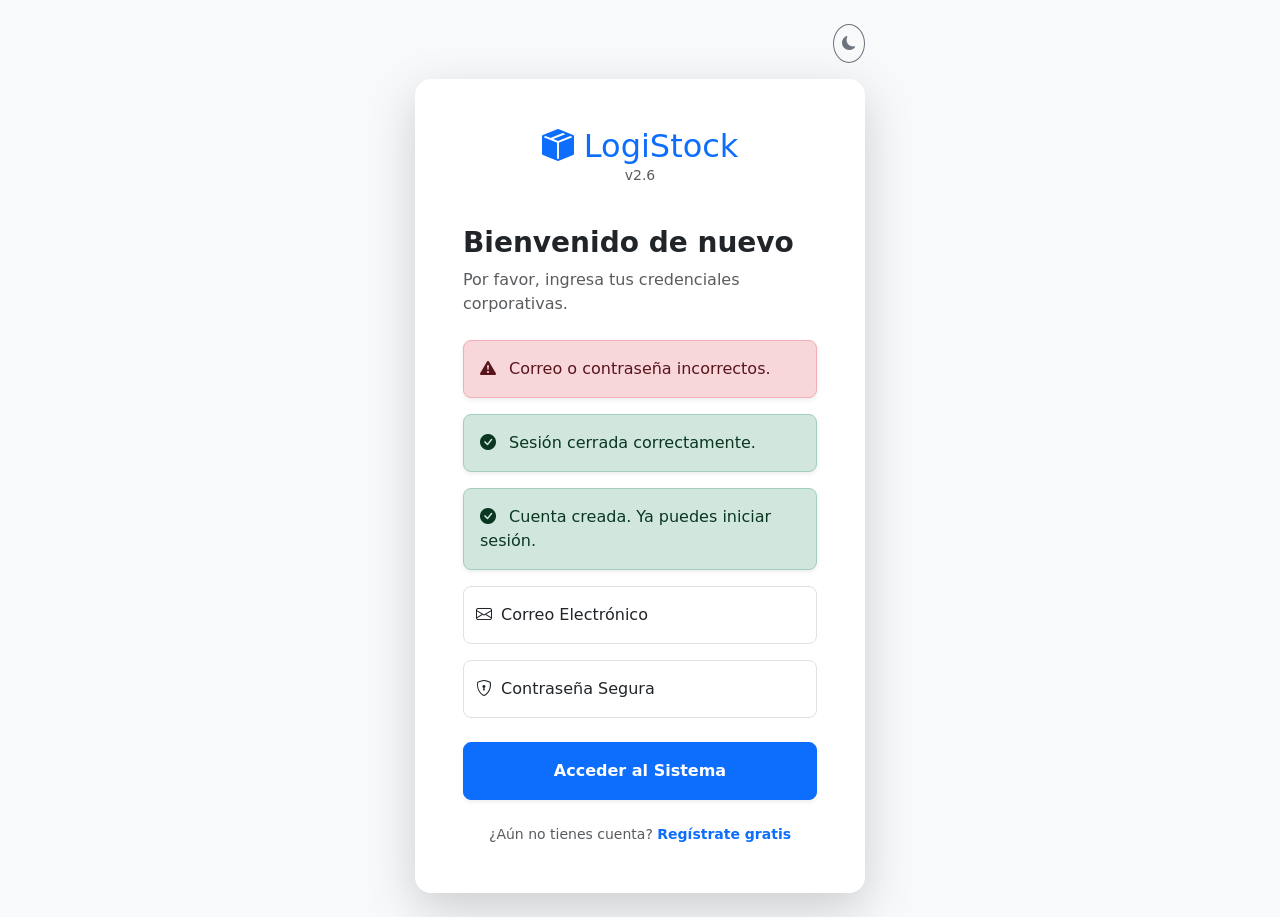
<file: app3.0/src/main/resources/templates/login.html>
<!DOCTYPE html>
<html lang="es" xmlns:th="http://www.thymeleaf.org">
<head>
    <meta charset="UTF-8">
    <meta name="viewport" content="width=device-width, initial-scale=1.0">
    <title>Acceso | LogiStock</title>
    <link href="https://cdn.jsdelivr.net/npm/bootstrap@5.3.0/dist/css/bootstrap.min.css" rel="stylesheet">
    <link href="https://cdn.jsdelivr.net/npm/bootstrap-icons@1.10.0/font/bootstrap-icons.css" rel="stylesheet">
    <link th:href="@{/css/style.css}" rel="stylesheet">
    <style>
        /* CSS ESPECÍFICO PARA CORREGIR EL MODO OSCURO EN EL LOGIN */
        .card-login {
            background-color: var(--bs-body-bg);
            transition: background-color 0.3s ease;
        }
        [data-bs-theme="dark"] .form-floating > label {
            color: #adb5bd !important;
        }
        [data-bs-theme="dark"] .form-control {
            background-color: #2b3035 !important;
            color: #ffffff !important;
            border-color: #495057;
        }
        [data-bs-theme="dark"] .form-control:focus {
            border-color: #0d6efd;
            box-shadow: 0 0 0 0.25rem rgba(13, 110, 253, 0.25);
        }
        /* Esto previene que el fondo transparente solape las letras al autocompletar Chrome */
        [data-bs-theme="dark"] .form-control:-webkit-autofill {
            -webkit-box-shadow: 0 0 0 1000px #2b3035 inset !important;
            -webkit-text-fill-color: #ffffff !important;
        }
    </style>
</head>
<body class="d-flex align-items-center py-4 bg-light transition-all" id="login-body" style="min-height: 100vh;">
    
    <main class="form-signin w-100 m-auto" style="max-width: 450px;">
        <!-- Botón para alternar Modo Oscuro (Opcional, si tienes tu propia lógica, mantén la tuya) -->
        <div class="text-end mb-3">
            <button class="btn btn-sm btn-outline-secondary rounded-circle p-2" id="darkModeToggle" aria-label="Toggle Dark Mode">
                <i class="bi bi-moon-fill" id="darkModeIcon"></i>
            </button>
        </div>

        <div class="card card-login shadow-lg border-0 rounded-4 p-4 p-md-5">
            <div class="text-center mb-4">
                <h2 class="fw-black text-primary mb-0"><i class="bi bi-box-seam-fill"></i> LogiStock</h2>
                <p class="text-muted small">v2.6</p>
            </div>
            
            <h3 class="fw-bold mb-2">Bienvenido de nuevo</h3>
            <p class="text-muted mb-4">Por favor, ingresa tus credenciales corporativas.</p>

            <div th:if="${param.error}" class="alert alert-danger shadow-sm rounded-3">
                <i class="bi bi-exclamation-triangle-fill me-2"></i> Correo o contraseña incorrectos.
            </div>
            <div th:if="${param.logout}" class="alert alert-success shadow-sm rounded-3">
                <i class="bi bi-check-circle-fill me-2"></i> Sesión cerrada correctamente.
            </div>
            <div th:if="${param.registrado}" class="alert alert-success shadow-sm rounded-3">
                <i class="bi bi-check-circle-fill me-2"></i> Cuenta creada. Ya puedes iniciar sesión.
            </div>

            <form th:action="@{/login}" method="post">
                <!-- EL PLACEHOLDER ES OBLIGATORIO PARA QUE EL FLOATING LABEL FUNCIONE -->
                <div class="form-floating mb-3">
                    <input type="email" class="form-control rounded-3" id="username" name="username" placeholder="nombre@correo.com" required autocomplete="email">
                    <label for="username"><i class="bi bi-envelope me-1"></i> Correo Electrónico</label>
                </div>
                
                <div class="form-floating mb-4">
                    <input type="password" class="form-control rounded-3" id="password" name="password" placeholder="Contraseña" required autocomplete="current-password">
                    <label for="password"><i class="bi bi-shield-lock me-1"></i> Contraseña Segura</label>
                </div>

                <button class="btn btn-primary w-100 py-3 rounded-3 fw-bold shadow-sm hover-shadow" type="submit">
                    Acceder al Sistema
                </button>
            </form>

            <p class="text-center text-muted small mt-4 mb-0">
                ¿Aún no tienes cuenta? <a th:href="@{/registro}" class="fw-bold text-decoration-none">Regístrate gratis</a>
            </p>
        </div>
    </main>

    <!-- Script básico para aplicar el data-bs-theme que arregla los colores oscuros nativamente -->
    <script>
        document.addEventListener('DOMContentLoaded', () => {
            const toggleBtn = document.getElementById('darkModeToggle');
            const icon = document.getElementById('darkModeIcon');
            const html = document.documentElement;
            const body = document.getElementById('login-body');

            // Verifica si el usuario ya tenía modo oscuro activado
            if (localStorage.getItem('theme') === 'dark') {
                activarModoOscuro();
            }

            toggleBtn.addEventListener('click', () => {
                if (html.getAttribute('data-bs-theme') === 'dark') {
                    activarModoClaro();
                } else {
                    activarModoOscuro();
                }
            });

            function activarModoOscuro() {
                html.setAttribute('data-bs-theme', 'dark');
                body.classList.replace('bg-light', 'bg-dark');
                icon.classList.replace('bi-moon-fill', 'bi-sun-fill');
                localStorage.setItem('theme', 'dark');
            }

            function activarModoClaro() {
                html.setAttribute('data-bs-theme', 'light');
                body.classList.replace('bg-dark', 'bg-light');
                icon.classList.replace('bi-sun-fill', 'bi-moon-fill');
                localStorage.setItem('theme', 'light');
            }
        });
    </script>
</body>
</html>
</file>
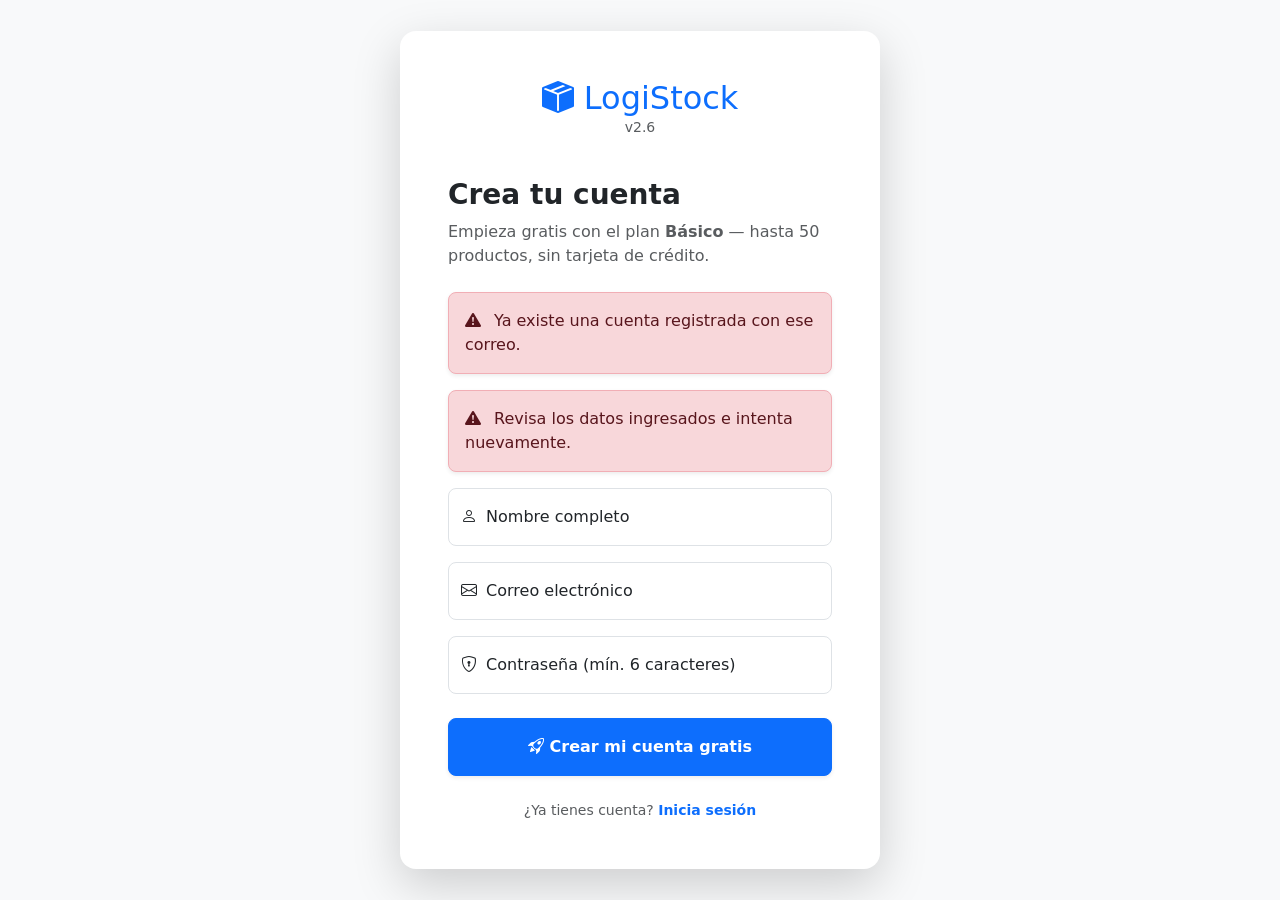
<file: app3.0/src/main/resources/templates/registro.html>
<!DOCTYPE html>
<html lang="es" xmlns:th="http://www.thymeleaf.org">
<head>
    <meta charset="UTF-8">
    <meta name="viewport" content="width=device-width, initial-scale=1.0">
    <title>Crear cuenta | LogiStock</title>
    <link href="https://cdn.jsdelivr.net/npm/bootstrap@5.3.0/dist/css/bootstrap.min.css" rel="stylesheet">
    <link href="https://cdn.jsdelivr.net/npm/bootstrap-icons@1.10.0/font/bootstrap-icons.css" rel="stylesheet">
    <link th:href="@{/css/style.css}" rel="stylesheet">
    <style>
        .card-login {
            background-color: var(--bs-body-bg);
            transition: background-color 0.3s ease;
        }
        [data-bs-theme="dark"] .form-floating > label { color: #adb5bd !important; }
        [data-bs-theme="dark"] .form-control {
            background-color: #2b3035 !important;
            color: #ffffff !important;
            border-color: #495057;
        }
        [data-bs-theme="dark"] .form-control:focus {
            border-color: #0d6efd;
            box-shadow: 0 0 0 0.25rem rgba(13, 110, 253, 0.25);
        }
        [data-bs-theme="dark"] .form-control:-webkit-autofill {
            -webkit-box-shadow: 0 0 0 1000px #2b3035 inset !important;
            -webkit-text-fill-color: #ffffff !important;
        }
    </style>
</head>
<body class="d-flex align-items-center py-4 bg-light" id="login-body" style="min-height: 100vh;">

    <main class="form-signin w-100 m-auto" style="max-width: 480px;">
        <div class="card card-login shadow-lg border-0 rounded-4 p-4 p-md-5">
            <div class="text-center mb-4">
                <h2 class="fw-black text-primary mb-0"><i class="bi bi-box-seam-fill"></i> LogiStock</h2>
                <p class="text-muted small">v2.6</p>
            </div>

            <h3 class="fw-bold mb-2">Crea tu cuenta</h3>
            <p class="text-muted mb-4">Empieza gratis con el plan <strong>Básico</strong> — hasta 50 productos, sin tarjeta de crédito.</p>

            <div th:if="${param.error} != null and ${param.error[0]} == 'email-duplicado'" class="alert alert-danger shadow-sm rounded-3">
                <i class="bi bi-exclamation-triangle-fill me-2"></i> Ya existe una cuenta registrada con ese correo.
            </div>
            <div th:if="${param.error} != null and ${param.error[0]} == 'datos-invalidos'" class="alert alert-danger shadow-sm rounded-3">
                <i class="bi bi-exclamation-triangle-fill me-2"></i> Revisa los datos ingresados e intenta nuevamente.
            </div>

            <form th:action="@{/registro}" method="post">
                <div class="form-floating mb-3">
                    <input type="text" class="form-control rounded-3" id="nombreCompleto" name="nombreCompleto"
                           placeholder="Nombre completo" required maxlength="150">
                    <label for="nombreCompleto"><i class="bi bi-person me-1"></i> Nombre completo</label>
                </div>

                <div class="form-floating mb-3">
                    <input type="email" class="form-control rounded-3" id="email" name="email"
                           placeholder="nombre@correo.com" required autocomplete="email" maxlength="150">
                    <label for="email"><i class="bi bi-envelope me-1"></i> Correo electrónico</label>
                </div>

                <div class="form-floating mb-4">
                    <input type="password" class="form-control rounded-3" id="password" name="password"
                           placeholder="Contraseña" required autocomplete="new-password" minlength="6">
                    <label for="password"><i class="bi bi-shield-lock me-1"></i> Contraseña (mín. 6 caracteres)</label>
                </div>

                <button class="btn btn-primary w-100 py-3 rounded-3 fw-bold shadow-sm" type="submit">
                    <i class="bi bi-rocket-takeoff"></i> Crear mi cuenta gratis
                </button>
            </form>

            <p class="text-center text-muted small mt-4 mb-0">
                ¿Ya tienes cuenta? <a th:href="@{/login}" class="fw-bold text-decoration-none">Inicia sesión</a>
            </p>
        </div>
    </main>
</body>
</html>
</file>
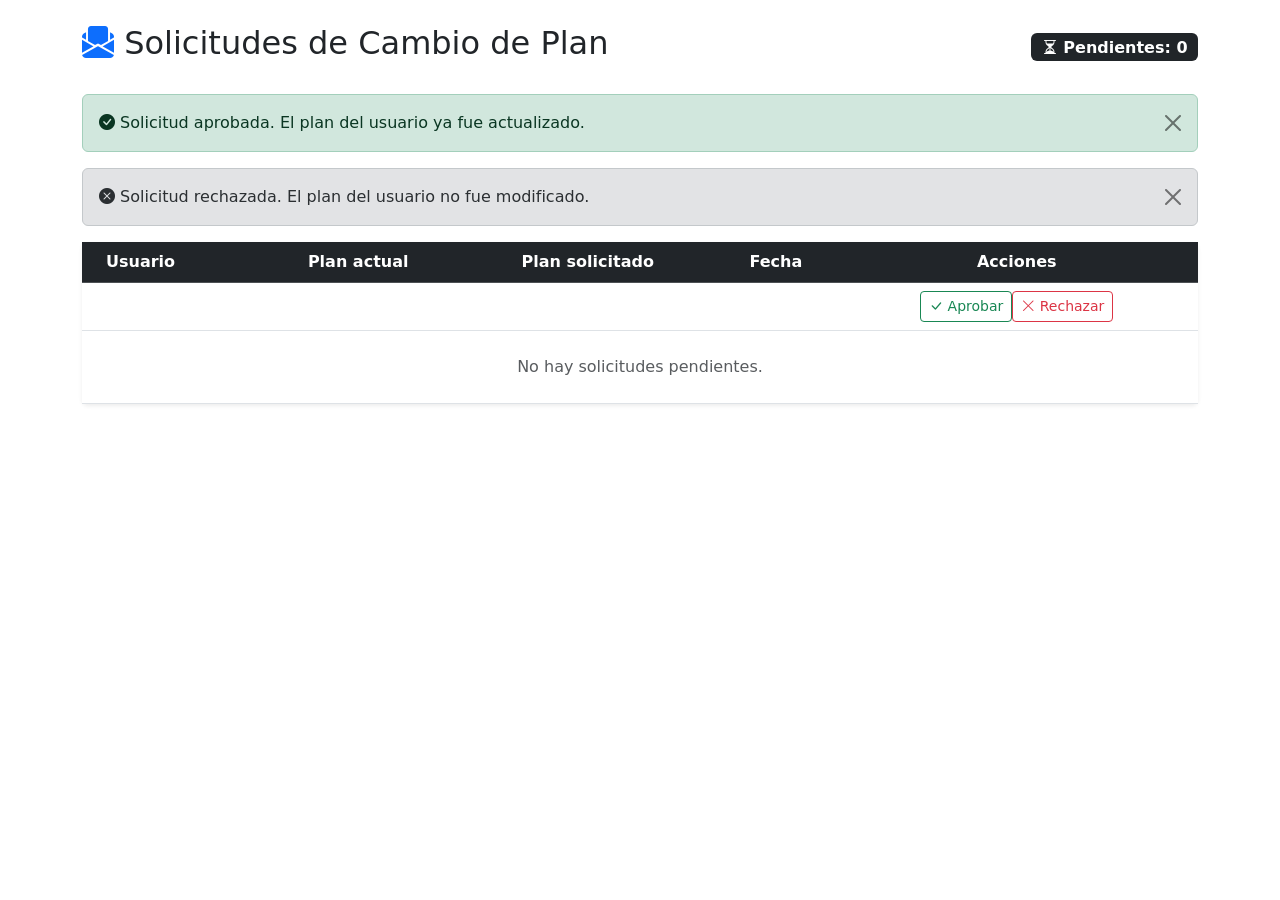
<file: app3.0/src/main/resources/templates/app/admin_solicitudes.html>
<!DOCTYPE html>
<html lang="es" xmlns:th="http://www.thymeleaf.org" xmlns:sec="http://www.thymeleaf.org/extras/spring-security">
<head>
    <meta charset="UTF-8">
    <meta name="viewport" content="width=device-width, initial-scale=1.0">
    <title>Solicitudes de Plan | LogiStock</title>
    <link href="https://cdn.jsdelivr.net/npm/bootstrap@5.3.0/dist/css/bootstrap.min.css" rel="stylesheet">
    <link href="https://cdn.jsdelivr.net/npm/bootstrap-icons@1.10.0/font/bootstrap-icons.css" rel="stylesheet">
    <link th:href="@{/css/style.css}" rel="stylesheet">
</head>
<body>

    <div th:replace="~{layout/fragments :: nav-dashboard}"></div>

    <div class="container my-4">
        <div class="d-flex justify-content-between align-items-center mb-4">
            <h2><i class="bi bi-envelope-paper-fill text-primary"></i> Solicitudes de Cambio de Plan</h2>
            <span class="badge bg-dark fs-6"><i class="bi bi-hourglass-split"></i> Pendientes: <span th:text="${#lists.size(solicitudes)}">0</span></span>
        </div>

        <div th:if="${param.get('aprobada')} != null" class="alert alert-success alert-dismissible fade show" role="alert">
            <i class="bi bi-check-circle-fill"></i> Solicitud aprobada. El plan del usuario ya fue actualizado.
            <button type="button" class="btn-close" data-bs-dismiss="alert" aria-label="Close"></button>
        </div>
        <div th:if="${param.get('rechazada')} != null" class="alert alert-secondary alert-dismissible fade show" role="alert">
            <i class="bi bi-x-circle-fill"></i> Solicitud rechazada. El plan del usuario no fue modificado.
            <button type="button" class="btn-close" data-bs-dismiss="alert" aria-label="Close"></button>
        </div>

        <div class="card shadow-sm border-0">
            <div class="table-responsive">
                <table class="table table-hover align-middle mb-0">
                    <thead class="table-dark">
                        <tr>
                            <th class="ps-4">Usuario</th>
                            <th class="text-center">Plan actual</th>
                            <th class="text-center">Plan solicitado</th>
                            <th class="text-center">Fecha</th>
                            <th class="text-center">Acciones</th>
                        </tr>
                    </thead>
                    <tbody>
                        <tr th:each="s : ${solicitudes}">
                            <td class="ps-4">
                                <div class="fw-bold" th:text="${s.usuario.nombreCompleto}"></div>
                                <div class="text-muted small" th:text="${s.usuario.email}"></div>
                            </td>
                            <td class="text-center">
                                <span class="badge bg-secondary" th:text="${s.planActual}"></span>
                            </td>
                            <td class="text-center">
                                <span class="badge bg-warning text-dark" th:text="${s.planSolicitado}"></span>
                            </td>
                            <td class="text-center text-muted small" th:text="${#temporals.format(s.fechaSolicitud, 'dd/MM/yyyy HH:mm')}"></td>
                            <td class="text-center">
                                <div class="btn-group">
                                    <form th:action="@{/admin/solicitudes/{id}/aprobar(id=${s.id})}" method="post" class="d-inline">
                                        <button type="submit" class="btn btn-sm btn-outline-success" title="Aprobar">
                                            <i class="bi bi-check-lg"></i> Aprobar
                                        </button>
                                    </form>
                                    <form th:action="@{/admin/solicitudes/{id}/rechazar(id=${s.id})}" method="post" class="d-inline">
                                        <button type="submit" class="btn btn-sm btn-outline-danger" title="Rechazar">
                                            <i class="bi bi-x-lg"></i> Rechazar
                                        </button>
                                    </form>
                                </div>
                            </td>
                        </tr>
                        <tr th:if="${#lists.isEmpty(solicitudes)}">
                            <td colspan="5" class="text-center text-muted py-4">No hay solicitudes pendientes.</td>
                        </tr>
                    </tbody>
                </table>
            </div>
        </div>
    </div>

    <div th:replace="~{layout/fragments :: footer-app}"></div>

    <script src="https://cdn.jsdelivr.net/npm/bootstrap@5.3.0/dist/js/bootstrap.bundle.min.js"></script>
    <script th:src="@{/js/script.js}"></script>
</body>
</html>
</file>
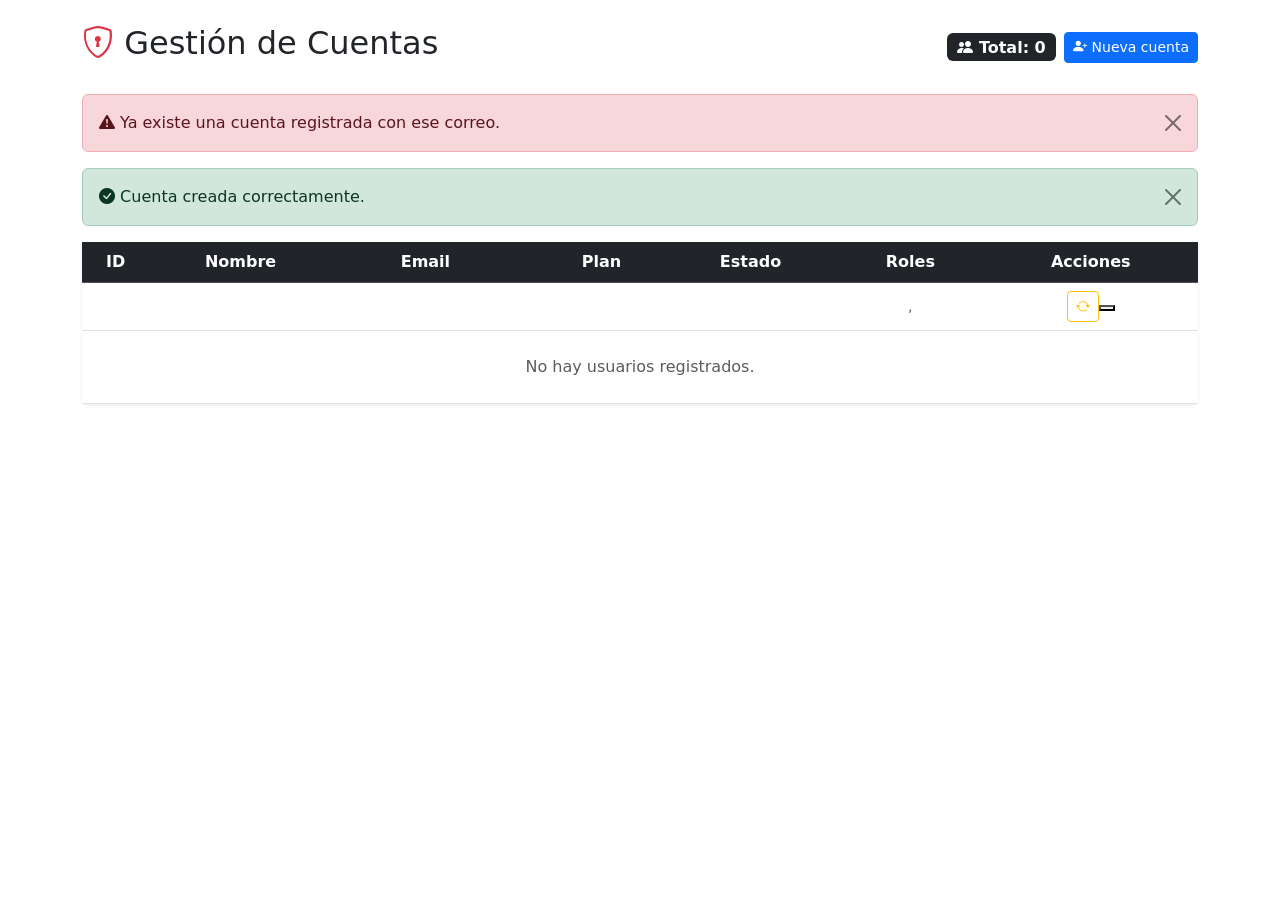
<file: app3.0/src/main/resources/templates/app/admin_usuarios.html>
<!DOCTYPE html>
<html lang="es" xmlns:th="http://www.thymeleaf.org" xmlns:sec="http://www.thymeleaf.org/extras/spring-security">
<head>
    <meta charset="UTF-8">
    <meta name="viewport" content="width=device-width, initial-scale=1.0">
    <title>Gestión de Cuentas | LogiStock</title>
    <link href="https://cdn.jsdelivr.net/npm/bootstrap@5.3.0/dist/css/bootstrap.min.css" rel="stylesheet">
    <link href="https://cdn.jsdelivr.net/npm/bootstrap-icons@1.10.0/font/bootstrap-icons.css" rel="stylesheet">
    <link th:href="@{/css/style.css}" rel="stylesheet">
</head>
<body>

    <div th:replace="~{layout/fragments :: nav-dashboard}"></div>

    <div class="container my-4">
        <div class="d-flex justify-content-between align-items-center mb-4">
            <h2><i class="bi bi-shield-lock text-danger"></i> Gestión de Cuentas</h2>
            <div class="d-flex align-items-center gap-2">
                <span class="badge bg-dark fs-6"><i class="bi bi-people-fill"></i> Total: <span th:text="${#lists.size(usuarios)}">0</span></span>
                <button type="button" class="btn btn-sm btn-primary" data-bs-toggle="modal" data-bs-target="#modalNuevaCuenta">
                    <i class="bi bi-person-plus-fill"></i> Nueva cuenta
                </button>
            </div>
        </div>

        <div th:if="${param.error} != null and ${param.error[0]} == 'email-duplicado'" class="alert alert-danger alert-dismissible fade show" role="alert">
            <i class="bi bi-exclamation-triangle-fill"></i> Ya existe una cuenta registrada con ese correo.
            <button type="button" class="btn-close" data-bs-dismiss="alert" aria-label="Close"></button>
        </div>
        <div th:if="${param.get('cuenta-creada')} != null" class="alert alert-success alert-dismissible fade show" role="alert">
            <i class="bi bi-check-circle-fill"></i> Cuenta creada correctamente.
            <button type="button" class="btn-close" data-bs-dismiss="alert" aria-label="Close"></button>
        </div>

        <div class="card shadow-sm border-0">
            <div class="table-responsive">
                <table class="table table-hover align-middle mb-0">
                    <thead class="table-dark">
                        <tr>
                            <th class="ps-4">ID</th>
                            <th>Nombre</th>
                            <th>Email</th>
                            <th class="text-center">Plan</th>
                            <th class="text-center">Estado</th>
                            <th class="text-center">Roles</th>
                            <th class="text-center">Acciones</th>
                        </tr>
                    </thead>
                    <tbody>
                        <tr th:each="u : ${usuarios}">
                            <td class="ps-4 text-muted fw-bold" th:text="${u.id}"></td>
                            <td class="fw-bold" th:text="${u.nombreCompleto}"></td>
                            <td th:text="${u.email}"></td>
                            <td class="text-center">
                                <span th:class="${u.plan.name() == 'PREMIUM'} ? 'badge bg-warning text-dark' : 'badge bg-secondary'"
                                      th:text="${u.plan}"></span>
                            </td>
                            <td class="text-center">
                                <span th:class="${u.activo} ? 'badge bg-success' : 'badge bg-danger'"
                                      th:text="${u.activo} ? 'Activo' : 'Inactivo'"></span>
                            </td>
                            <td class="text-center small text-muted">
                                <span th:each="r, iter : ${u.roles}">
                                    <span th:text="${r.nombre}"></span><span th:if="${!iter.last}">, </span>
                                </span>
                            </td>
                            <td class="text-center">
                                <div class="btn-group">
                                    <!-- Cambiar plan -->
                                    <form th:action="@{/admin/usuarios/{id}/plan(id=${u.id})}" method="post" class="d-inline">
                                        <input type="hidden" name="plan" th:value="${u.plan.name() == 'BASICO'} ? 'PREMIUM' : 'BASICO'" />
                                        <button type="submit" class="btn btn-sm btn-outline-warning" title="Cambiar plan">
                                            <i class="bi bi-arrow-repeat"></i>
                                            <span th:text="${u.plan.name() == 'BASICO'} ? 'A Premium' : 'A Básico'"></span>
                                        </button>
                                    </form>
                                    <!-- Activar / Desactivar -->
                                    <form th:action="@{/admin/usuarios/{id}/estado(id=${u.id})}" method="post" class="d-inline">
                                        <input type="hidden" name="activo" th:value="${!u.activo}" />
                                        <button type="submit"
                                                th:class="${u.activo} ? 'btn btn-sm btn-outline-danger' : 'btn btn-sm btn-outline-success'"
                                                title="Activar/Desactivar">
                                            <i th:class="${u.activo} ? 'bi bi-slash-circle' : 'bi bi-check-circle'"></i>
                                            <span th:text="${u.activo} ? 'Desactivar' : 'Activar'"></span>
                                        </button>
                                    </form>
                                </div>
                            </td>
                        </tr>
                        <tr th:if="${#lists.isEmpty(usuarios)}">
                            <td colspan="7" class="text-center text-muted py-4">No hay usuarios registrados.</td>
                        </tr>
                    </tbody>
                </table>
            </div>
        </div>
    </div>

    <!-- Modal: creación de cuentas (Admin o Usuario) -->
    <div class="modal fade" id="modalNuevaCuenta" tabindex="-1" aria-hidden="true">
        <div class="modal-dialog">
            <form th:action="@{/admin/usuarios/crear}" method="post" class="modal-content">
                <div class="modal-header">
                    <h5 class="modal-title"><i class="bi bi-person-plus-fill"></i> Nueva cuenta</h5>
                    <button type="button" class="btn-close" data-bs-dismiss="modal" aria-label="Close"></button>
                </div>
                <div class="modal-body">
                    <div class="mb-3">
                        <label class="form-label">Nombre completo</label>
                        <input type="text" name="nombreCompleto" class="form-control" required maxlength="150">
                    </div>
                    <div class="mb-3">
                        <label class="form-label">Correo electrónico</label>
                        <input type="email" name="email" class="form-control" required maxlength="150">
                    </div>
                    <div class="mb-3">
                        <label class="form-label">Contraseña</label>
                        <input type="password" name="password" class="form-control" required minlength="6">
                    </div>
                    <div class="mb-1">
                        <label class="form-label">Tipo de cuenta</label>
                        <select name="rol" class="form-select" required>
                            <option value="USER" selected>Usuario (dueño de su propio almacén)</option>
                            <option value="ADMIN">Administrador (control total)</option>
                        </select>
                    </div>
                    <p class="small text-muted mb-0"><i class="bi bi-info-circle"></i> Toda cuenta nueva inicia en el plan Básico.</p>
                </div>
                <div class="modal-footer">
                    <button type="button" class="btn btn-outline-secondary" data-bs-dismiss="modal">Cancelar</button>
                    <button type="submit" class="btn btn-primary"><i class="bi bi-check-circle"></i> Crear cuenta</button>
                </div>
            </form>
        </div>
    </div>

    <div th:replace="~{layout/fragments :: footer-app}"></div>

    <script src="https://cdn.jsdelivr.net/npm/bootstrap@5.3.0/dist/js/bootstrap.bundle.min.js"></script>
    <script th:src="@{/js/script.js}"></script>
</body>
</html>
</file>
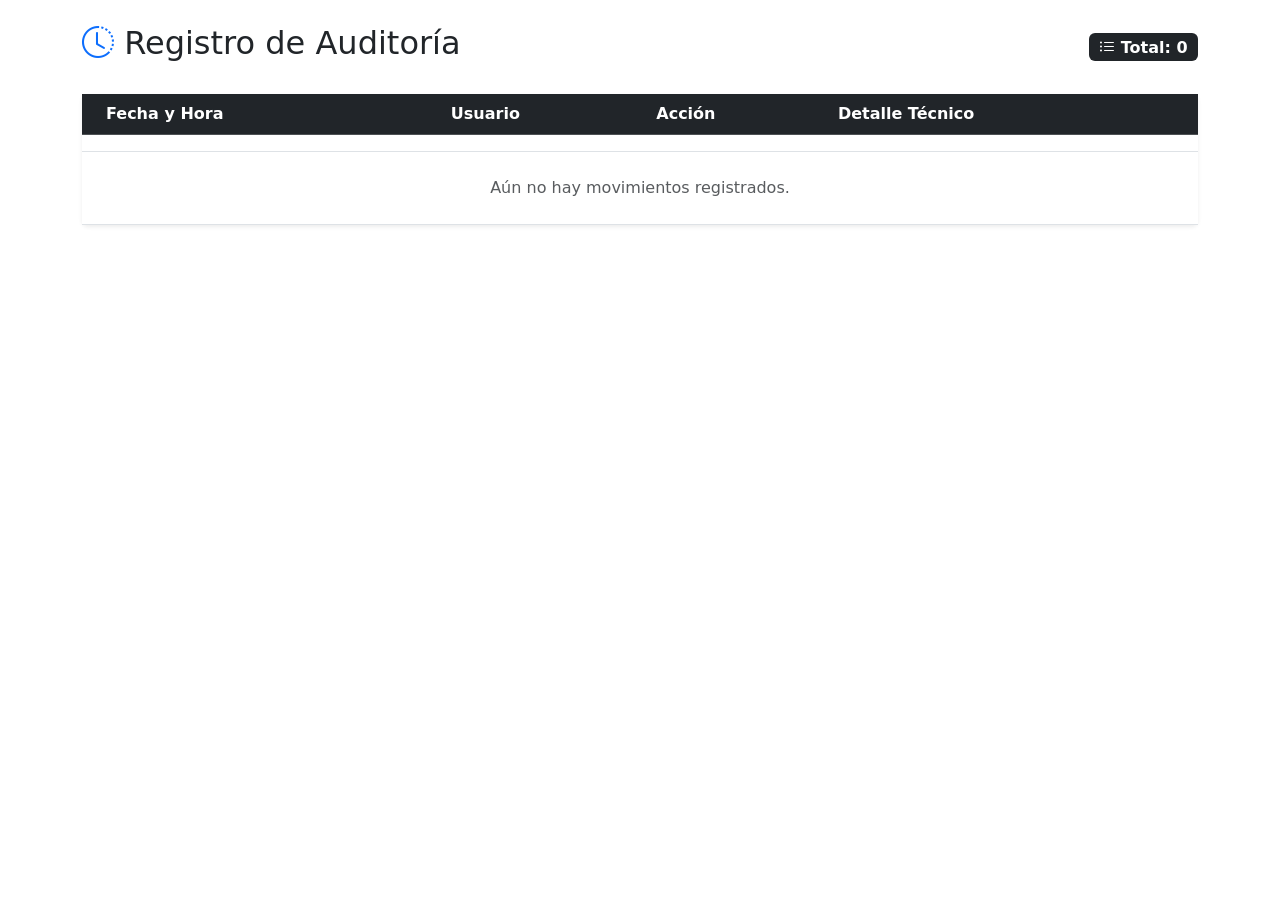
<file: app3.0/src/main/resources/templates/app/auditoria.html>
<!DOCTYPE html>
<html lang="es" xmlns:th="http://www.thymeleaf.org">
<head>
    <meta charset="UTF-8">
    <meta name="viewport" content="width=device-width, initial-scale=1.0">
    <title>Auditoría | LogiStock</title>
    <link href="https://cdn.jsdelivr.net/npm/bootstrap@5.3.0/dist/css/bootstrap.min.css" rel="stylesheet">
    <link href="https://cdn.jsdelivr.net/npm/bootstrap-icons@1.10.0/font/bootstrap-icons.css" rel="stylesheet">
    <link th:href="@{/css/style.css}" rel="stylesheet">
</head>
<body>

    <div th:replace="~{layout/fragments :: nav-dashboard}"></div>

    <div class="container my-4">
        <div class="d-flex justify-content-between align-items-center mb-4">
            <h2><i class="bi bi-clock-history text-primary"></i> Registro de Auditoría</h2>
            <span class="badge bg-dark fs-6"><i class="bi bi-list-ul"></i> Total: <span th:text="${#lists.size(auditorias)}">0</span></span>
        </div>

        <div class="card shadow-sm border-0">
            <div class="card-body p-0">
                <div class="table-responsive">
                    <table class="table table-hover align-middle mb-0">
                        <thead class="table-dark">
                            <tr>
                                <th class="ps-4">Fecha y Hora</th>
                                <th>Usuario</th>
                                <th>Acción</th>
                                <th>Detalle Técnico</th>
                            </tr>
                        </thead>
                        <tbody>
                            <tr th:each="audit : ${auditorias}">
                                <td class="ps-4 text-muted" th:text="${#temporals.format(audit.fecha, 'dd/MM/yyyy HH:mm')}"></td>
                                <td class="fw-bold" th:text="${audit.usuarioEmail}"></td>
                                <td><span class="badge bg-info text-dark" th:text="${audit.accion}"></span></td>
                                <td class="text-muted" th:text="${audit.detalle}"></td>
                            </tr>
                            <tr th:if="${#lists.isEmpty(auditorias)}">
                                <td colspan="4" class="text-center text-muted py-4">Aún no hay movimientos registrados.</td>
                            </tr>
                        </tbody>
                    </table>
                </div>
            </div>
        </div>
    </div>

    <div th:replace="~{layout/fragments :: footer-app}"></div>

    <script src="https://cdn.jsdelivr.net/npm/bootstrap@5.3.0/dist/js/bootstrap.bundle.min.js"></script>
    <script th:src="@{/js/script.js}"></script>
</body>
</html>
</file>
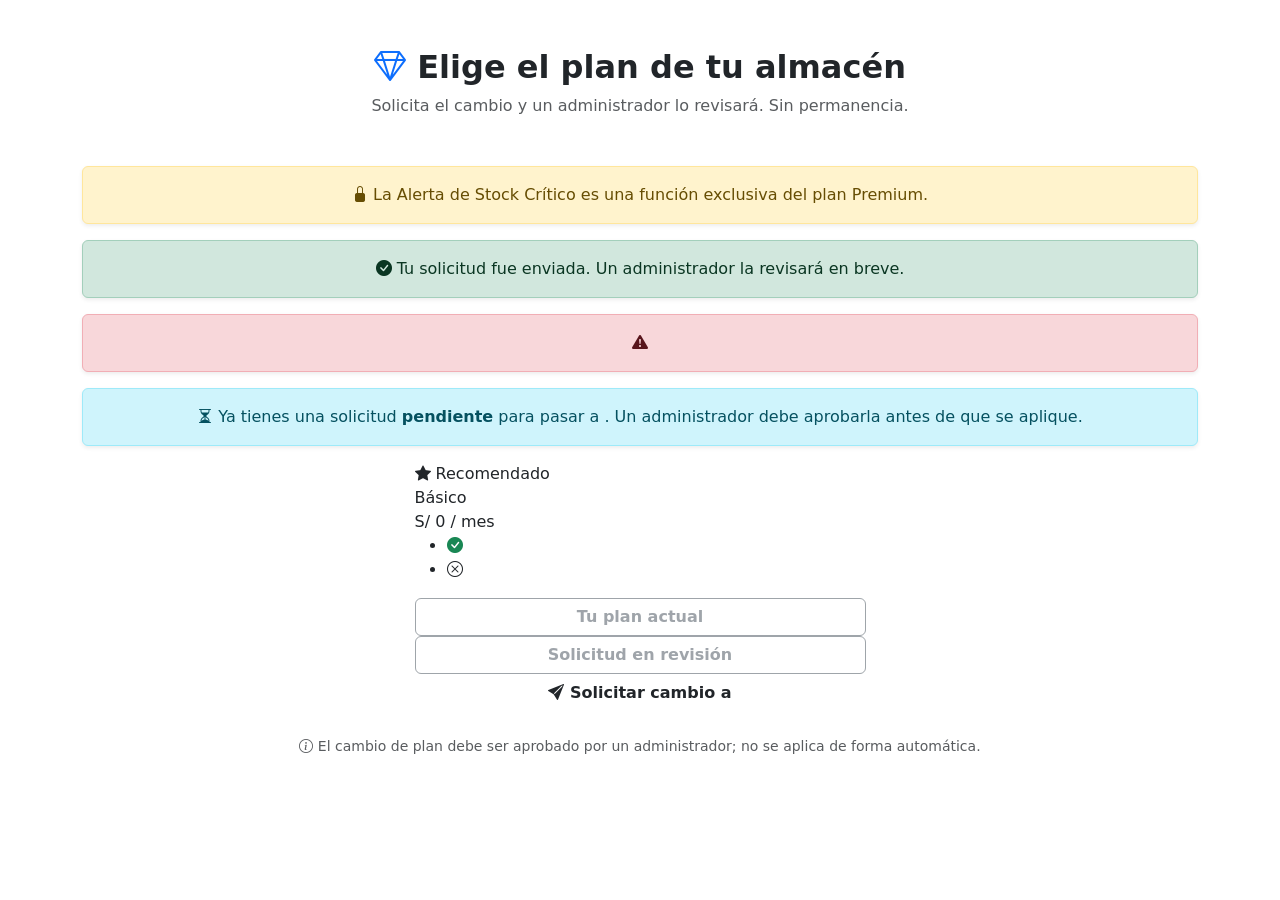
<file: app3.0/src/main/resources/templates/app/planes.html>
<!DOCTYPE html>
<html lang="es" xmlns:th="http://www.thymeleaf.org" xmlns:sec="http://www.thymeleaf.org/extras/spring-security">
<head>
    <meta charset="UTF-8">
    <meta name="viewport" content="width=device-width, initial-scale=1.0">
    <title>Planes | LogiStock</title>
    <link href="https://cdn.jsdelivr.net/npm/bootstrap@5.3.0/dist/css/bootstrap.min.css" rel="stylesheet">
    <link href="https://cdn.jsdelivr.net/npm/bootstrap-icons@1.10.0/font/bootstrap-icons.css" rel="stylesheet">
    <link th:href="@{/css/style.css}" rel="stylesheet">
</head>
<body>

    <div th:replace="~{layout/fragments :: nav-dashboard}"></div>

    <div class="container my-5">

        <div class="text-center mb-5">
            <h2 class="fw-bold"><i class="bi bi-gem text-primary"></i> Elige el plan de tu almacén</h2>
            <p class="text-muted">Solicita el cambio y un administrador lo revisará. Sin permanencia.</p>
        </div>

        <div th:if="${param.aviso} != null and ${param.aviso[0]} == 'premium-requerido'" class="alert alert-warning text-center shadow-sm">
            <i class="bi bi-lock-fill"></i> La Alerta de Stock Crítico es una función exclusiva del plan Premium.
        </div>
        <div th:if="${param.get('solicitud-enviada')} != null" class="alert alert-success text-center shadow-sm">
            <i class="bi bi-check-circle-fill"></i> Tu solicitud fue enviada. Un administrador la revisará en breve.
        </div>
        <div th:if="${param.error} != null" class="alert alert-danger text-center shadow-sm">
            <i class="bi bi-exclamation-triangle-fill"></i> <span th:text="${param.error[0]}"></span>
        </div>

        <!-- Estado de una solicitud ya enviada y aún pendiente -->
        <div th:if="${solicitudPendiente != null}" class="alert alert-info text-center shadow-sm">
            <i class="bi bi-hourglass-split"></i>
            Ya tienes una solicitud <strong>pendiente</strong> para pasar a
            <strong th:text="${solicitudPendiente.planSolicitado}"></strong>.
            Un administrador debe aprobarla antes de que se aplique.
        </div>

        <div class="row justify-content-center g-4">

            <div class="col-md-5" th:each="p : ${planesCatalogo}">
                <div class="plan-card" th:classappend="${p.destacado()} ? 'plan-card--highlight' : ''">

                    <span th:if="${p.destacado()}" class="plan-card__badge">
                        <i class="bi bi-star-fill"></i> Recomendado
                    </span>

                    <div class="plan-card__nombre" th:text="${p.nombre()}">Básico</div>
                    <div class="plan-card__precio">
                        <span th:text="${p.precio()}">S/ 0</span>
                        <span th:text="${p.periodo()}">/ mes</span>
                    </div>

                    <ul class="plan-card__lista">
                        <li th:each="f : ${p.incluye()}">
                            <i class="bi bi-check-circle-fill text-success"></i> <span th:text="${f}"></span>
                        </li>
                        <li class="no-incluye" th:each="f : ${p.noIncluye()}">
                            <i class="bi bi-x-circle"></i> <span th:text="${f}"></span>
                        </li>
                    </ul>

                    <!-- Ya tienes este plan -->
                    <button th:if="${p.id().name() == usuarioActual.plan.name()}"
                            type="button" class="btn btn-outline-secondary w-100 fw-bold" disabled>
                        Tu plan actual
                    </button>

                    <!-- Ya hay una solicitud pendiente: no se puede pedir otra -->
                    <button th:if="${p.id().name() != usuarioActual.plan.name() and solicitudPendiente != null}"
                            type="button" class="btn btn-outline-secondary w-100 fw-bold" disabled>
                        Solicitud en revisión
                    </button>

                    <!-- Solicitar cambio a este plan -->
                    <form th:if="${p.id().name() != usuarioActual.plan.name() and solicitudPendiente == null}"
                          th:action="@{/planes/solicitar}" method="post">
                        <input type="hidden" name="planSolicitado" th:value="${p.id()}" />
                        <button type="submit" class="btn w-100 fw-bold"
                                th:classappend="${p.destacado()} ? 'btn-warning text-dark' : 'btn-outline-primary'">
                            <i class="bi bi-send-fill"></i> Solicitar cambio a <span th:text="${p.nombre()}"></span>
                        </button>
                    </form>

                </div>
            </div>
        </div>

        <p class="text-center text-muted small mt-4">
            <i class="bi bi-info-circle"></i> El cambio de plan debe ser aprobado por un administrador; no se aplica de forma automática.
        </p>
    </div>

    <div th:replace="~{layout/fragments :: footer-app}"></div>

    <script src="https://cdn.jsdelivr.net/npm/bootstrap@5.3.0/dist/js/bootstrap.bundle.min.js"></script>
    <script th:src="@{/js/script.js}"></script>
</body>
</html>
</file>
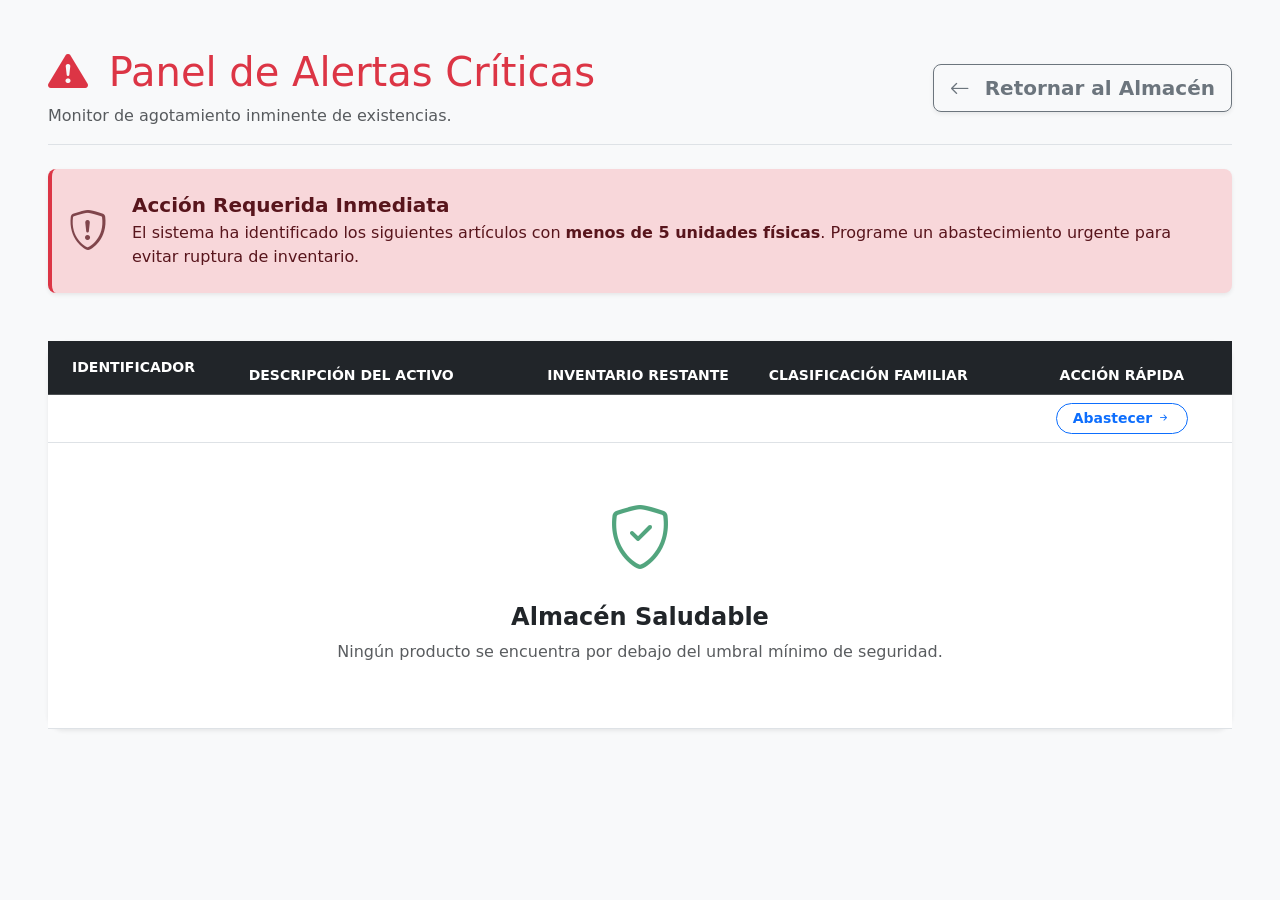
<file: app3.0/src/main/resources/templates/app/stock_critico.html>
<!DOCTYPE html>
<html lang="es" xmlns:th="http://www.thymeleaf.org">
<head>
    <meta charset="UTF-8">
    <meta name="viewport" content="width=device-width, initial-scale=1.0">
    <title>Reporte Stock Crítico | LogiStock</title>
    <link href="https://cdn.jsdelivr.net/npm/bootstrap@5.3.0/dist/css/bootstrap.min.css" rel="stylesheet">
    <link href="https://cdn.jsdelivr.net/npm/bootstrap-icons@1.10.0/font/bootstrap-icons.css" rel="stylesheet">
    <link th:href="@{/css/style.css}" rel="stylesheet">
</head>
<body class="d-flex w-100 m-0 p-0 overflow-hidden" style="height: 100vh;">
    <div th:replace="~{layout/fragments :: nav-dashboard}"></div>

    <div class="content p-4 p-md-5 w-100 flex-grow-1 overflow-auto bg-light transition-all">
        
        <div class="d-flex justify-content-between align-items-center mb-4 pb-3 border-bottom">
            <div>
                <h2 class="text-danger fw-black mb-0 display-6 tracking-tight">
                    <i class="bi bi-exclamation-triangle-fill me-2 alert-icon-pulse"></i> Panel de Alertas Críticas
                </h2>
                <p class="text-muted mt-2 mb-0 fw-medium">Monitor de agotamiento inminente de existencias.</p>
            </div>
            <a th:href="@{/productos}" class="btn btn-outline-secondary btn-lg shadow-sm fw-bold">
                <i class="bi bi-arrow-left me-2"></i> Retornar al Almacén
            </a>
        </div>

        <div class="alert alert-danger shadow-sm border-0 border-start border-danger border-4 py-4 mb-5 rounded-3 d-flex align-items-center" role="alert">
            <i class="bi bi-shield-exclamation fs-1 me-4 opacity-75"></i>
            <div>
                <h5 class="fw-bold mb-1">Acción Requerida Inmediata</h5>
                <p class="mb-0">El sistema ha identificado los siguientes artículos con <strong>menos de 5 unidades físicas</strong>. Programe un abastecimiento urgente para evitar ruptura de inventario.</p>
            </div>
        </div>

        <div class="card shadow-sm border-0 rounded-4 mt-2">
            <div class="card-body p-0">
                <div class="table-responsive">
                    <table class="table table-hover align-middle mb-0">
                        <thead class="table-dark">
                            <tr>
                                <th class="ps-4 py-3 text-uppercase small tracking-wider">Identificador</th>
                                <th class="text-uppercase small tracking-wider">Descripción del Activo</th>
                                <th class="text-center text-uppercase small tracking-wider">Inventario Restante</th>
                                <th class="text-uppercase small tracking-wider">Clasificación Familiar</th>
                                <th class="text-center pe-4 text-uppercase small tracking-wider">Acción Rápida</th>
                            </tr>
                        </thead>
                        <tbody>
                            <tr th:each="p : ${criticos}">
                                <td class="ps-4 text-muted fw-bold" th:text="${p.id}"></td>
                                <td class="fw-bold text-dark fs-5" th:text="${p.nombre}"></td>
                                <td class="text-center">
                                    <span class="badge bg-danger rounded-pill px-4 py-2 fs-5 pulse-warning shadow-sm" th:text="${p.cantidad}"></span>
                                </td>
                                <td class="text-muted fw-medium" th:text="${p.categoria != null ? p.categoria.nombre : 'Categoría General'}"></td>
                                <td class="text-center pe-4">
                                    <a th:href="@{/productos}" class="btn btn-sm btn-outline-primary fw-bold rounded-pill px-3">Abastecer <i class="bi bi-arrow-right-short"></i></a>
                                </td>
                            </tr>
                            <tr th:if="${#lists.isEmpty(criticos)}">
                                <td colspan="5" class="text-center py-5">
                                    <div class="text-success opacity-75 mb-3">
                                        <i class="bi bi-shield-check" style="font-size: 4rem;"></i>
                                    </div>
                                    <h4 class="fw-bold text-dark">Almacén Saludable</h4>
                                    <p class="text-muted">Ningún producto se encuentra por debajo del umbral mínimo de seguridad.</p>
                                </td>
                            </tr>
                        </tbody>
                    </table>
                </div>
            </div>
        </div>
        
        <div th:replace="~{layout/fragments :: footer-app}"></div>
    </div>

    <script src="https://cdn.jsdelivr.net/npm/bootstrap@5.3.0/dist/js/bootstrap.bundle.min.js"></script>
    <script th:src="@{/js/script.js}"></script>
</body>
</html>
</file>
